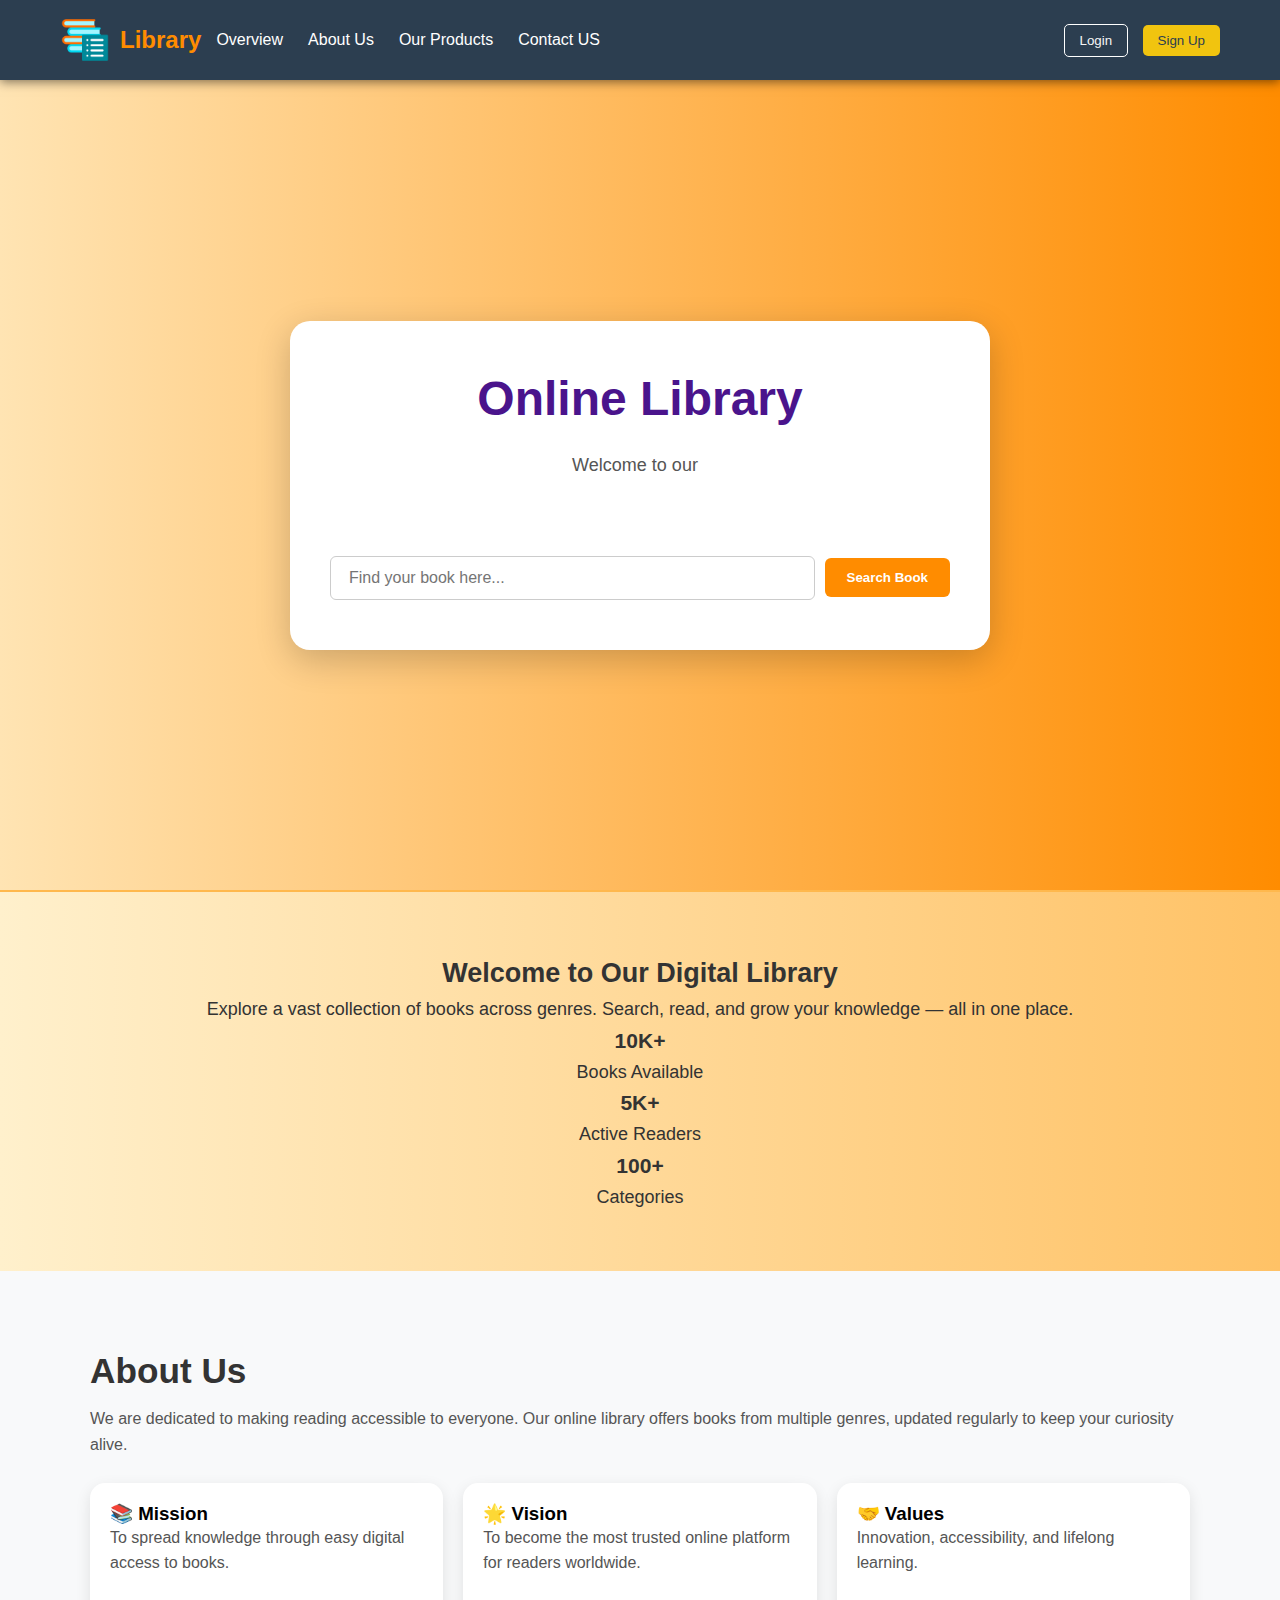
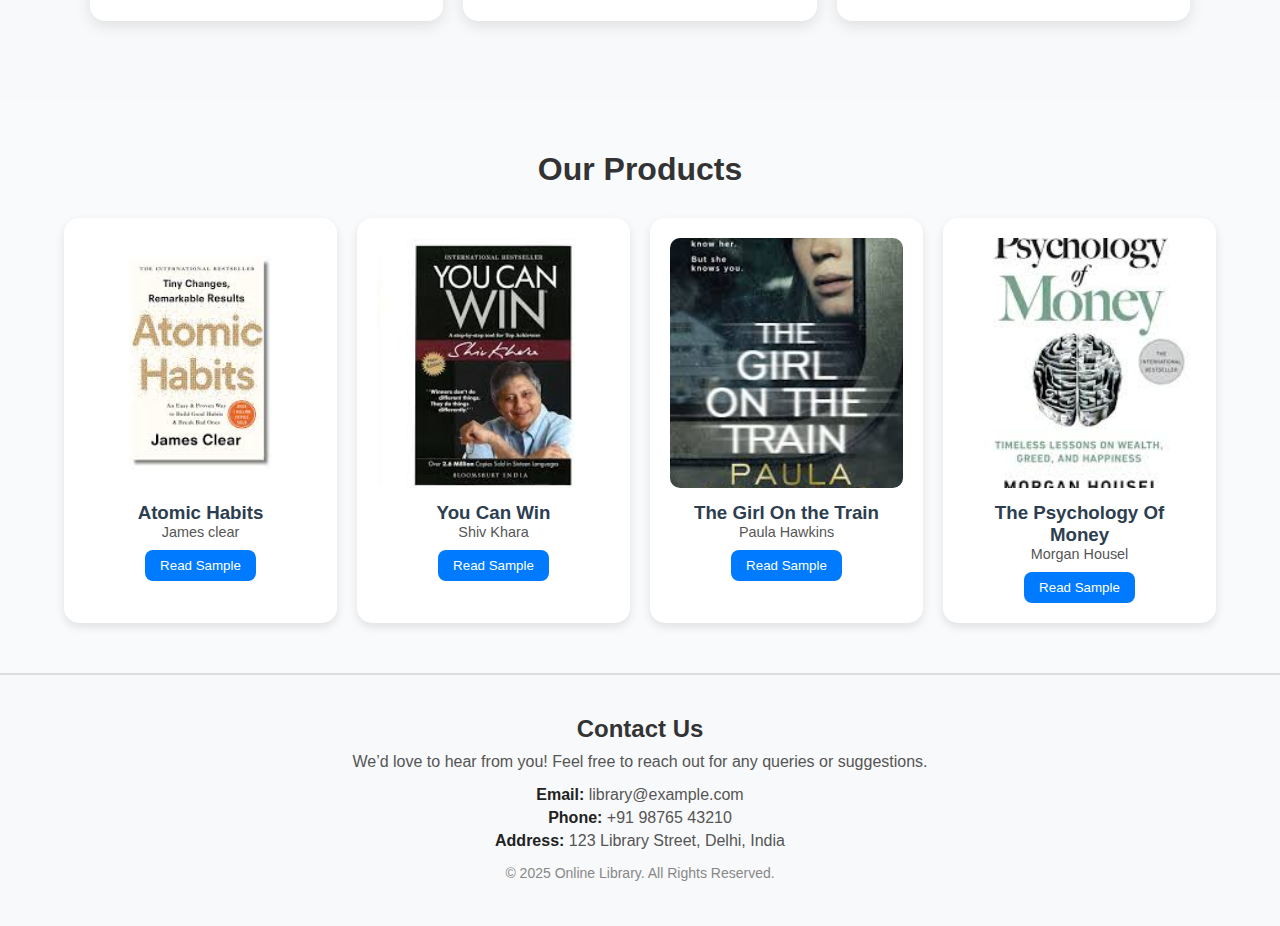
<file: index.html>
<!DOCTYPE html>
<html lang="en">
<head>
    <meta charset="UTF-8">
    <meta name="viewport" content="width=device-width, initial-scale=1.0">
    <title>Online-LIbrary</title>
    <link rel="stylesheet" href="style.css">
</head>

<body>
    <nav class="header">
        <div class="logo">
            <div class="navbar">
            <img src="library.png" alt="">
            <h2>Library</h2>
            </div>
                 <ul class="nav-links">
            <li><a href="#overview">Overview</a></li>
            <li><a href="#about">About Us</a></li>
            <li><a href="#products">Our Products</a></li>
            <li><a href="#contact">Contact US</a></li>
        </ul>

            </div>
        <div class="log-sign">
            <button class="login">Login</button>
            <button class="sign-up">Sign Up</button>
        </div>

    </nav>
    </div>
    <section class="hero">
        <div class="content">
            <h1>Online Library</h1>
            <p id="typing-text"></p>
            <div class="search">
            <input type="text" placeholder="Find your book here...">
            <button>Search Book</button>
        </div>
        </div>
    </section>
    <section id="overview" class="overview">
  <div class="overview-content">
    <h2>Welcome to Our Digital Library</h2>
    <p>Explore a vast collection of books across genres. Search, read, and grow your knowledge — all in one place.</p>
    <div class="stats">
      <div class="stat-box">
        <h3>10K+</h3>
        <p>Books Available</p>
      </div>
      <div class="stat-box">
        <h3>5K+</h3>
        <p>Active Readers</p>
      </div>
      <div class="stat-box">
        <h3>100+</h3>
        <p>Categories</p>
      </div>
    </div>
  </div>
</section>
   <section id="about" class="about-us">
  <div class="about-container">
    <div class="about-text">
      <h2>About Us</h2>
      <p>We are dedicated to making reading accessible to everyone. Our online library offers books from multiple genres, updated regularly to keep your curiosity alive.</p>
      <div class="cards">
        <div class="card">
          <h3>📚 Mission</h3>
          <p>To spread knowledge through easy digital access to books.</p>
        </div>
        <div class="card">
          <h3>🌟 Vision</h3>
          <p>To become the most trusted online platform for readers worldwide.</p>
        </div>
        <div class="card">
          <h3>🤝 Values</h3>
          <p>Innovation, accessibility, and lifelong learning.</p>
        </div>
      </div>
    </div>
  </div>
</section>
    <section id="products" class="section">
  <h2>Our Products</h2>
  <div class="product-container">
    <div class="product-card">
      <img src="probookss1.jpeg" alt="Book 1">
      <h3>Atomic Habits</h3>
      <p>James clear</p>
      <button class="sample-btn">Read Sample</button>
    </div>

    <div class="product-card">
      <img src="probooks2.jpeg" alt="Book 2">
      <h3>You Can Win</h3>
      <p>Shiv Khara</p>
      <button class="sample-btn">Read Sample</button>
    </div>

    <div class="product-card">
      <img src="probook3.jpeg" alt="Book 3">
      <h3>The Girl On the Train</h3>
      <p>Paula Hawkins</p>
      <button class="sample-btn">Read Sample</button>
    </div>

    <div class="product-card">
      <img src="probook4.jpeg" alt="Book 4">
      <h3>The Psychology Of Money</h3>
      <p>Morgan Housel</p>
      <button class="sample-btn">Read Sample</button>
    </div>
  </div>
</section>
   <footer id="contact" class="section">
    <h2>Contact Us</h2>
    <p>We’d love to hear from you! Feel free to reach out for any queries or suggestions.</p>

    <div class="contact-info">
        <p><strong>Email:</strong> library@example.com</p>
        <p><strong>Phone:</strong> +91 98765 43210</p>
        <p><strong>Address:</strong> 123 Library Street, Delhi, India</p>
    </div>

    <p class="copyright">© 2025 Online Library. All Rights Reserved.</p>
</footer>
    <script src="script.js"></script>
</body>

</html>
</file>
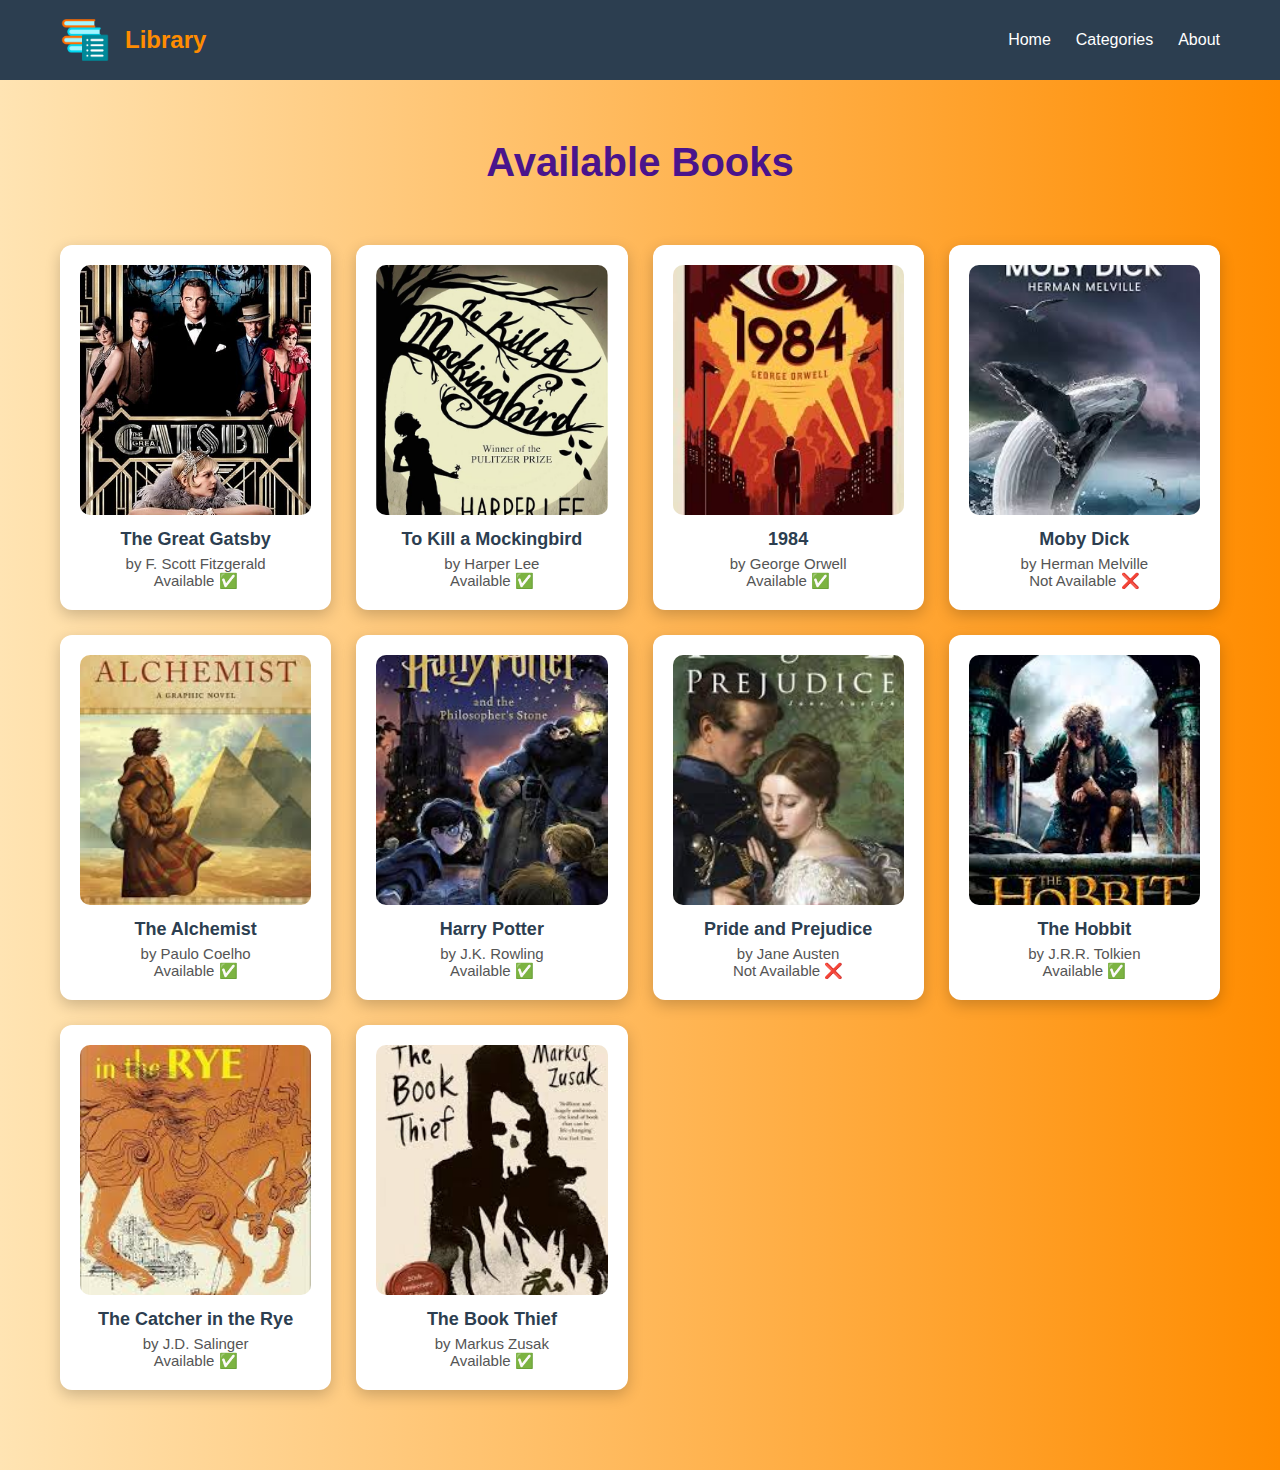
<file: catalog.html>
<!DOCTYPE html>
<html lang="en">
<head>
  <meta charset="UTF-8">
  <meta name="viewport" content="width=device-width, initial-scale=1.0">
  <title>Book Catalog</title>
  <link rel="stylesheet" href="style.css">
</head>
<body>
  <nav class="header">
    <div class="logo">
      <img src="library.png" alt="">
      <h2>Library</h2>
    </div>
    <ul class="nav-links">
      <li><a href="index.html">Home</a></li>
      <li><a href="#">Categories</a></li>
      <li><a href="#">About</a></li>
    </ul>
  </nav>

  <section class="catalog">
    <h1>Available Books</h1>
    <div class="books-container" id="books-container">
      <!-- JS se books aayengi -->
    </div>

    <div class="not-found" id="not-found" style="display:none;">
      <h2>Sorry, the book you searched for is not available 😔</h2>
      <button onclick="showAllBooks()">View All Books</button>
    </div>
  </section>

  <script src="catalog.js"></script>
</body>
</html>
</file>
<file: style.css>
/* -------------------- Global -------------------- */
* {
    margin: 0;
    padding: 0;
    box-sizing: border-box;
    font-family: 'Arial', sans-serif;
}

body {
    background: linear-gradient(90deg, #ffe4b3, #ff8c00);
}

/* -------------------- Navbar -------------------- */
.header {
    display: flex;
    align-items: center;
    justify-content: space-between;
    background-color: #2c3e50;
    padding: 15px 60px;
    box-shadow: 0 2px 10px rgba(0,0,0,0.5);
}

.navbar {
    display: flex;
    align-items: center;
    gap: 10px;
}

.logo {
    display: flex;
    align-items: center;
    gap: 15px;
}

.logo img {
    width: 50px;
    height: 50px;
}

.logo h2 {
    color: #ff8c00;
    font-size: 24px;
    font-weight: 700;
}

.nav-links {
    list-style: none;
    display: flex;
    gap: 25px;
}

.nav-links a {
    text-decoration: none;
    color: white;
    font-weight: 500;
    transition: color 0.3s;
}

.nav-links a:hover {
    color: #f1c40f;
}

.log-sign button {
    background-color: transparent;
    border: 1px solid white;
    color: whitesmoke;
    padding: 8px 15px;
    margin-left: 10px;
    border-radius: 5px;
    cursor: pointer;
    transition: 0.3s;
}

.log-sign .sign-up {
    background-color: #f1c40f;
    color: #2c3e50;
    border: none;
}

.log-sign button:hover {
    opacity: 0.8;
}

/* -------------------- Hero -------------------- */
.hero {
    display: flex;
    align-items: center;
    justify-content: center;
    padding: 50px 20px;
    min-height: 90vh;
}

.content {
    width: 100%;
    max-width: 700px;
    background-color: #ffffff;
    padding: 50px 40px;
    border-radius: 20px;
    box-shadow: 0 10px 35px rgba(0,0,0,0.2);
    text-align: center;
}

.content h1 {
    font-size: 48px;
    color: #4a148c;
    margin-bottom: 25px;
}

#typing-text {
    font-size: 18px;
    color: #555;
    margin-bottom: 35px;
    line-height: 1.6;
    min-height: 70px;
}

.cursor {
    display: inline-block;
    width: 3px;
    background-color: #4a148c;
    animation: blink 0.7s infinite;
    vertical-align: bottom;
    margin-left: 2px;
}

@keyframes blink {
    0%, 50%, 100% { opacity: 1; }
    25%, 75% { opacity: 0; }
}

/* Search Box */
.search {
    display: flex;
    align-items: center;
    gap: 10px;
    justify-content: center;
    flex-wrap: wrap;
}

.search input {
    flex: 1 1 300px;
    padding: 12px 18px;
    border-radius: 6px;
    border: 1px solid #ccc;
    font-size: 16px;
    min-width: 250px;
}

.search button {
    padding: 12px 22px;
    background-color: #ff8c00;
    color: white;
    border: none;
    border-radius: 6px;
    font-weight: 600;
    cursor: pointer;
    transition: 0.3s;
    flex-shrink: 0;
}

.search button:hover {
    opacity: 0.9;
}
/* -------------------- Overview -------------------- */
#overview {
    background: linear-gradient(90deg, #fff0cc, #ffc266);
    color: #333;
    padding: 60px 40px;
    text-align: center;
    font-size: 18px;
    line-height: 1.6;
    border-top: 2px solid #ffb84d;
}

/* -------------------- About Us -------------------- */
.about-us {
    display: flex;
    justify-content: center;
    align-items: center;
    padding: 80px 20px;
    background: #f8f9fa;
}

.about-container {
    display: flex;
    max-width: 1100px;
    gap: 40px;
    flex-wrap: wrap;
    align-items: center;
}

.about-text h2 {
    font-size: 2.2rem;
    color: #333;
    margin-bottom: 15px;
}

.about-text p {
    color: #555;
    margin-bottom: 25px;
    line-height: 1.6;
}

.cards {
    display: flex;
    gap: 20px;
    flex-wrap: wrap;
}

.card {
    background: white;
    padding: 20px;
    border-radius: 15px;
    box-shadow: 0 5px 15px rgba(0,0,0,0.1);
    flex: 1;
    min-width: 200px;
    transition: 0.3s;
}

.card:hover {
    transform: translateY(-5px);
}

/* -------------------- Products -------------------- */
#products {
    text-align: center;
    padding: 50px 0;
    background: #f9fafc;
}

#products h2 {
    font-size: 2rem;
    margin-bottom: 30px;
    color: #333;
}

.product-container {
    display: grid;
    grid-template-columns: repeat(auto-fit, minmax(230px, 1fr));
    gap: 20px;
    width: 90%;
    margin: auto;
}

.product-card {
    background: white;
    padding: 20px;
    border-radius: 15px;
    box-shadow: 0 4px 10px rgba(0,0,0,0.1);
    transition: transform 0.3s ease, box-shadow 0.3s ease;
}

.product-card:hover {
    transform: translateY(-8px);
    box-shadow: 0 6px 14px rgba(0,0,0,0.15);
}

.product-card img {
    width: 100%;
    height: 250px;
    object-fit: cover;
    border-radius: 10px;
}

.product-card h3 {
    margin-top: 10px;
    color: #2c3e50;
}

.product-card p {
    color: #555;
    font-size: 0.9rem;
}

.sample-btn {
    margin-top: 10px;
    background: #007bff;
    color: white;
    border: none;
    padding: 8px 15px;
    border-radius: 8px;
    cursor: pointer;
    transition: 0.3s;
}

.sample-btn:hover {
    background: #0056b3;
}

/* -------------------- Footer -------------------- */
footer {
    background-color: #f8f9fa;
    padding: 40px 20px;
    text-align: center;
    border-top: 2px solid #ddd;
}

footer h2 {
    color: #333;
    margin-bottom: 10px;
}

footer p {
    color: #555;
    font-size: 16px;
    margin: 5px 0;
}

footer .contact-info {
    margin: 15px 0;
}

footer .contact-info p strong {
    color: #222;
}

footer .copyright {
    margin-top: 15px;
    font-size: 14px;
    color: #888;
}

/* -------------------- Catalog Page -------------------- */
.catalog {
    padding: 60px 40px;
    text-align: center;
    background: linear-gradient(90deg, #ffe4b3, #ff8c00);
    min-height: 100vh;
}

.catalog h1 {
    font-size: 40px;
    color: #4a148c;
    margin-bottom: 40px;
}

.books-container {
    display: grid;
    grid-template-columns: repeat(auto-fit, minmax(220px, 1fr));
    gap: 25px;
    padding: 20px;
}

.book-card {
    background-color: white;
    border-radius: 12px;
    padding: 20px;
    box-shadow: 0 5px 15px rgba(0,0,0,0.2);
    transition: transform 0.3s;
}

.book-card:hover {
    transform: translateY(-5px);
}

.book-card img {
    width: 100%;
    height: 250px;
    object-fit: cover;
    border-radius: 10px;
    margin-bottom: 10px;
}

.book-card h3 {
    color: #2c3e50;
    font-size: 18px;
    margin-bottom: 5px;
}

.book-card p {
    color: #555;
    font-size: 15px;
}
.not-found {
    text-align: center;
    margin-top: 40px;
}

.not-found h2 {
    color: #4a148c;
    margin-bottom: 20px;
    font-size: 22px;
}

.not-found button {
    padding: 12px 25px;
    background-color: #ff8c00; /* Hero section ke color ke match */
    color: white;
    border: none;
    border-radius: 8px;
    font-size: 16px;
    font-weight: 600;
    cursor: pointer;
    transition: 0.3s;
}

.not-found button:hover {
    background-color: #e67e22; /* Thoda dark on hover */
}
/* -------------------- Responsive -------------------- */
@media (max-width: 1200px) {
    .header {
        padding: 15px 30px;
    }
    .content {
        padding: 40px 30px;
    }
}

@media (max-width: 992px) {
    .header {
        flex-wrap: wrap;
        justify-content: center;
        gap: 15px;
        padding: 15px 20px;
        flex-direction: column;
        align-items: center;
    }

    .logo {
        justify-content: center;
        gap: 10px;
    }

    .nav-links {
        flex-wrap: wrap;
        justify-content: center;
        gap: 15px;
        margin-top: 10px;
    }

    .nav-links a {
        font-size: 14px;
    }

    .log-sign {
        width: 100%;
        display: flex;
        justify-content: center;
        gap: 10px;
        margin-top: 10px;
    }

    .log-sign button {
        padding: 6px 12px;
        font-size: 14px;
    }

    .content {
        padding: 35px 25px;
    }

    #typing-text {
        font-size: 16px;
    }

    .search input {
        min-width: 200px;
    }

    .about-container {
        flex-direction: column;
        gap: 30px;
    }

    .cards {
        flex-direction: column;
    }

    .product-container {
        grid-template-columns: repeat(auto-fit, minmax(200px, 1fr));
        gap: 15px;
    }

    .books-container {
        grid-template-columns: repeat(auto-fit, minmax(180px, 1fr));
        gap: 15px;
    }

    .not-found button {
        width: 80%;
        font-size: 15px;
    }
}

@media (max-width: 768px) {
    .header {
        flex-direction: column;
        align-items: center;
        padding: 15px 15px;
        gap: 10px;
    }

    .logo h2 {
        font-size: 20px;
    }

    .nav-links {
        gap: 10px;
        font-size: 13px;
    }

    .log-sign button {
        padding: 5px 10px;
        font-size: 13px;
    }

    .content h1 {
        font-size: 36px;
    }

    #typing-text {
        font-size: 15px;
    }

    .search input {
        min-width: 180px;
        font-size: 14px;
    }

    .search button {
        padding: 10px 15px;
        font-size: 14px;
    }

    .about-text h2 {
        font-size: 28px;
    }

    .about-text p {
        font-size: 15px;
    }

    .cards .card h3 {
        font-size: 18px;
    }

    .cards .card p {
        font-size: 14px;
    }

    .product-card h3 {
        font-size: 16px;
    }

    .product-card p {
        font-size: 13px;
    }

    .sample-btn {
        padding: 6px 12px;
        font-size: 13px;
    }

    .book-card h3 {
        font-size: 16px;
    }

    .book-card p {
        font-size: 14px;
    }
}

@media (max-width: 576px) {
    .content {
        padding: 30px 15px;
        max-width: 90%;
    }

    .content h1 {
        font-size: 28px;
    }

    #typing-text {
        font-size: 14px;
    }

    .search input {
        min-width: 150px;
        font-size: 13px;
    }

    .search button {
        padding: 8px 12px;
        font-size: 13px;
    }

    .logo h2 {
        font-size: 18px;
    }

    .nav-links {
        gap: 8px;
        font-size: 12px;
    }

    .log-sign button {
        padding: 4px 8px;
        font-size: 12px;
    }

    .about-text h2 {
        font-size: 24px;
    }

    .about-text p {
        font-size: 14px;
    }

    .cards .card h3 {
        font-size: 16px;
    }

    .cards .card p {
        font-size: 13px;
    }

    .product-card h3 {
        font-size: 14px;
    }

    .product-card p {
        font-size: 12px;
    }

    .sample-btn {
        padding: 5px 10px;
        font-size: 12px;
    }

    .book-card h3 {
        font-size: 14px;
    }

    .book-card p {
        font-size: 12px;
    }

    .not-found h2 {
        font-size: 18px;
    }

    .not-found button {
        width: 90%;
        font-size: 14px;
    }
}
</file>
